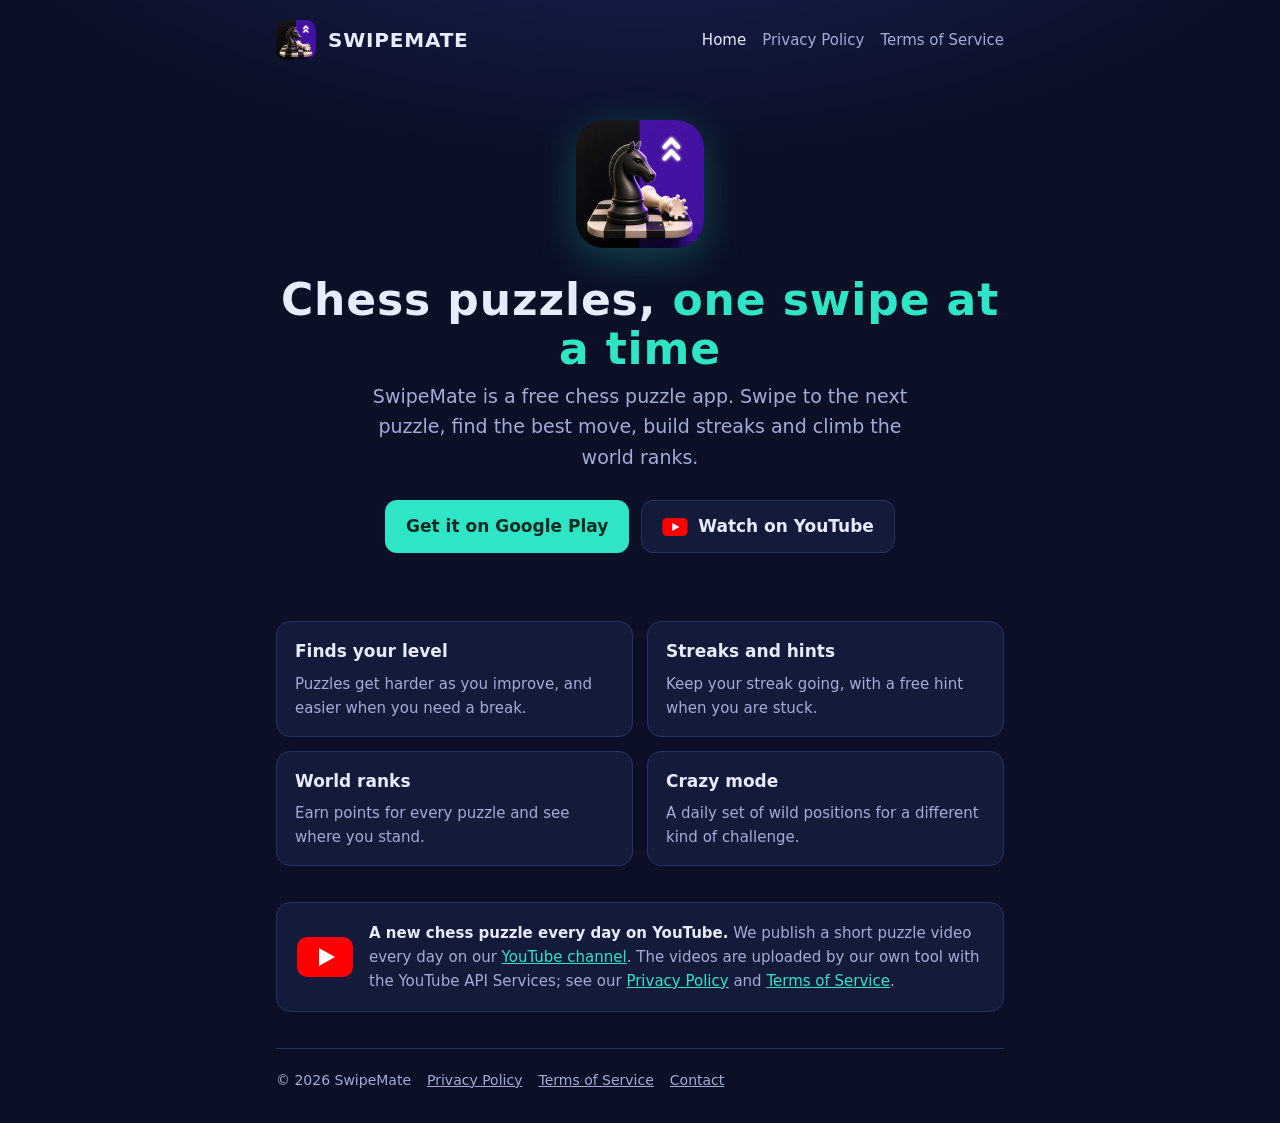
<file: index.html>
<!doctype html>
<html lang="en">
<head>
<meta charset="utf-8">
<meta name="viewport" content="width=device-width, initial-scale=1">
<title>SwipeMate Chess Puzzles</title>
<meta name="description" content="SwipeMate: free chess puzzles, one swipe at a time.">
<link rel="icon" href="favicon.png">
<link rel="stylesheet" href="style.css">
</head>
<body>
<div class="wrap">
  <header class="top">
    <img src="icon.png" alt="">
    <a class="brand" href="./">SWIPEMATE</a>
    <nav class="links">
      <a href="./" aria-current="page">Home</a>
      <a href="privacy.html">Privacy Policy</a>
      <a href="terms.html">Terms of Service</a>
    </nav>
  </header>

  <section class="hero">
    <img src="icon.png" alt="SwipeMate app icon">
    <h1>Chess puzzles, <span class="accent">one swipe at a time</span></h1>
    <p>SwipeMate is a free chess puzzle app. Swipe to the next puzzle, find the best move, build streaks and climb the world ranks.</p>
    <div class="buttons">
      <a class="btn primary" href="https://play.google.com/store/apps/details?id=com.swipemate.chess">Get it on Google Play</a>
      <a class="btn" href="https://www.youtube.com/@makmouk">
        <svg viewBox="0 0 28 20" aria-hidden="true"><rect width="28" height="20" rx="5" fill="#FF0000"/><path d="M11 5.5v9l8-4.5z" fill="#fff"/></svg>
        Watch on YouTube
      </a>
    </div>
  </section>

  <section class="cards">
    <div class="card"><h3>Finds your level</h3><p>Puzzles get harder as you improve, and easier when you need a break.</p></div>
    <div class="card"><h3>Streaks and hints</h3><p>Keep your streak going, with a free hint when you are stuck.</p></div>
    <div class="card"><h3>World ranks</h3><p>Earn points for every puzzle and see where you stand.</p></div>
    <div class="card"><h3>Crazy mode</h3><p>A daily set of wild positions for a different kind of challenge.</p></div>
  </section>

  <section class="youtube">
    <svg viewBox="0 0 28 20" aria-hidden="true"><rect width="28" height="20" rx="5" fill="#FF0000"/><path d="M11 5.5v9l8-4.5z" fill="#fff"/></svg>
    <p><strong>A new chess puzzle every day on YouTube.</strong> We publish a short puzzle video every day on our <a href="https://www.youtube.com/@makmouk">YouTube channel</a>. The videos are uploaded by our own tool with the YouTube API Services; see our <a href="privacy.html#youtube">Privacy Policy</a> and <a href="terms.html">Terms of Service</a>.</p>
  </section>

  <footer>
    <span>© 2026 SwipeMate</span>
    <a href="privacy.html">Privacy Policy</a>
    <a href="terms.html">Terms of Service</a>
    <a href="mailto:mahmoudmakmouk@gmail.com">Contact</a>
  </footer>
</div>
</body>
</html>
</file>
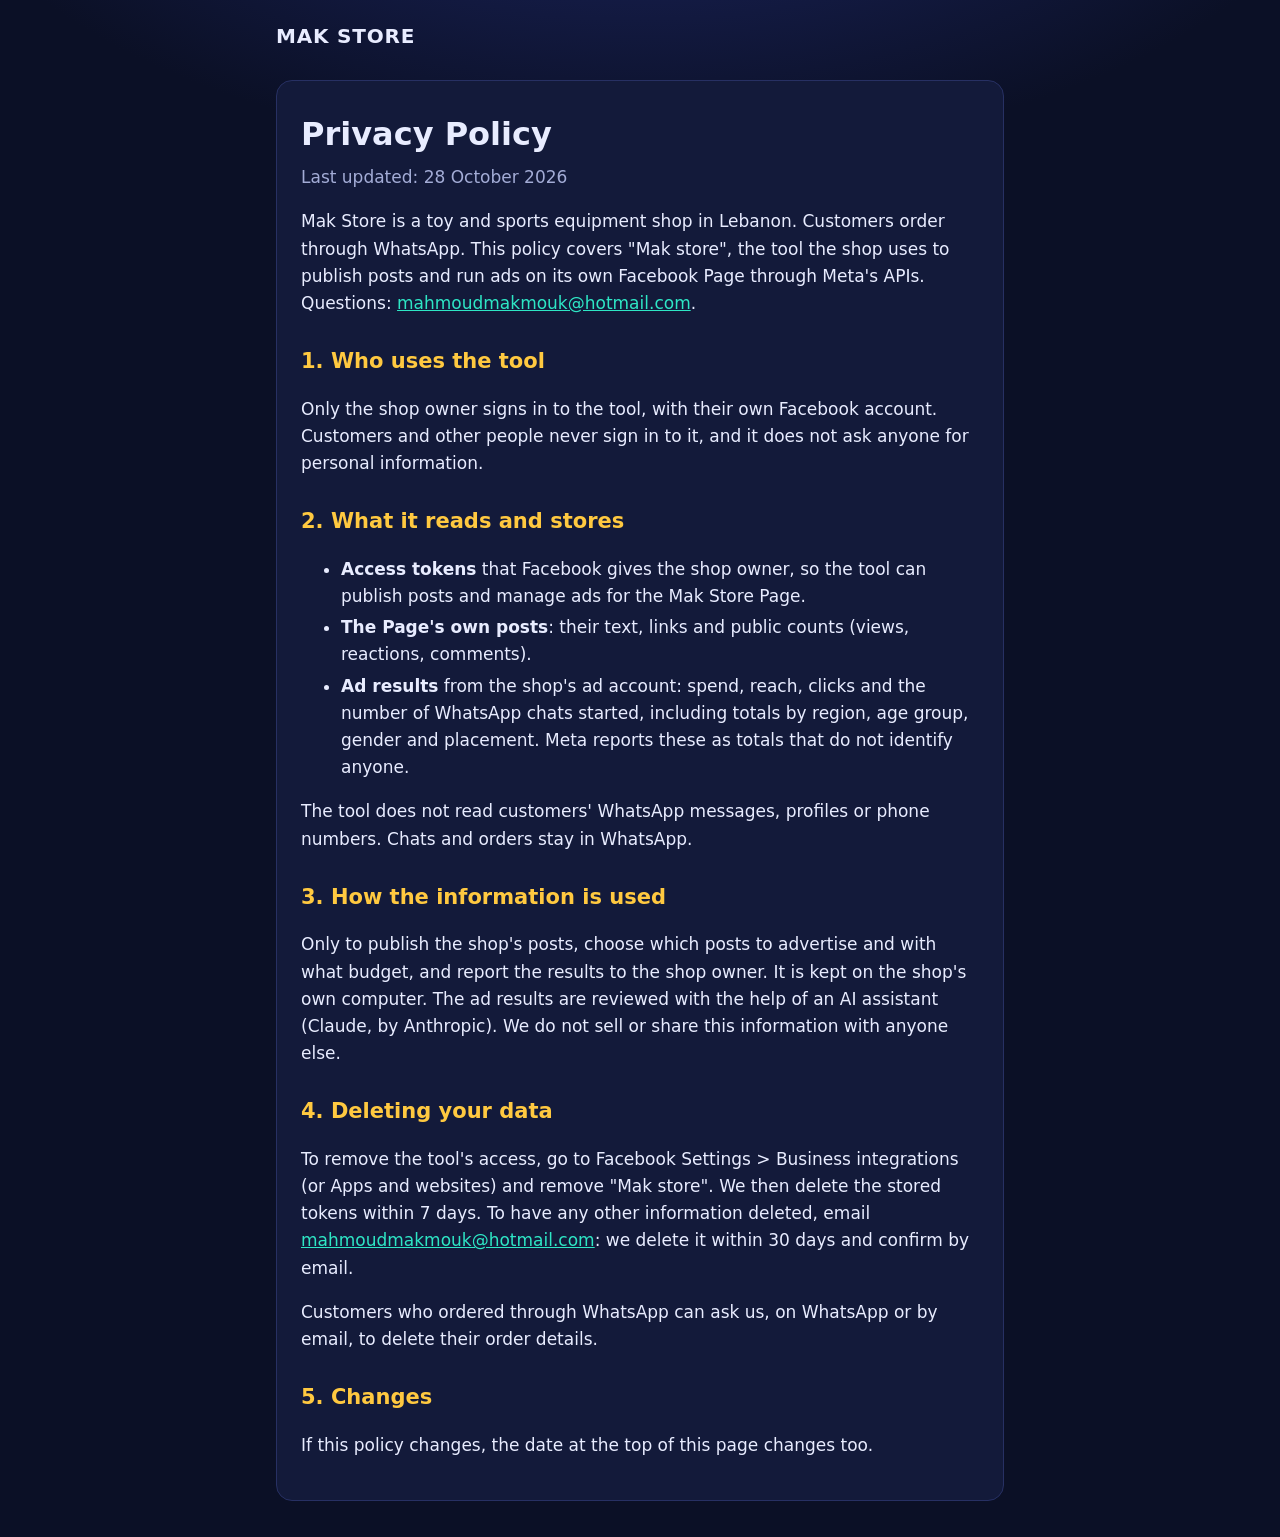
<file: makstore-privacy.html>
<!doctype html>
<html lang="en">
<head>
<meta charset="utf-8">
<meta name="viewport" content="width=device-width, initial-scale=1">
<title>Mak Store Privacy Policy</title>
<link rel="stylesheet" href="style.css">
</head>
<body>
<div class="wrap">
  <header class="top">
    <a class="brand" href="makstore-privacy.html">MAK STORE</a>
  </header>

  <article>
    <h1>Privacy Policy</h1>
    <p class="updated">Last updated: 28 October 2026</p>
    <p>Mak Store is a toy and sports equipment shop in Lebanon. Customers order through WhatsApp. This policy covers
    "Mak store", the tool the shop uses to publish posts and run ads on its own Facebook Page through Meta's APIs.
    Questions: <a href="mailto:mahmoudmakmouk@hotmail.com">mahmoudmakmouk@hotmail.com</a>.</p>

    <h2>1. Who uses the tool</h2>
    <p>Only the shop owner signs in to the tool, with their own Facebook account. Customers and other people never sign
    in to it, and it does not ask anyone for personal information.</p>

    <h2>2. What it reads and stores</h2>
    <ul>
      <li><strong>Access tokens</strong> that Facebook gives the shop owner, so the tool can publish posts and manage
      ads for the Mak Store Page.</li>
      <li><strong>The Page's own posts</strong>: their text, links and public counts (views, reactions, comments).</li>
      <li><strong>Ad results</strong> from the shop's ad account: spend, reach, clicks and the number of WhatsApp chats
      started, including totals by region, age group, gender and placement. Meta reports these as totals that do not
      identify anyone.</li>
    </ul>
    <p>The tool does not read customers' WhatsApp messages, profiles or phone numbers. Chats and orders stay in
    WhatsApp.</p>

    <h2>3. How the information is used</h2>
    <p>Only to publish the shop's posts, choose which posts to advertise and with what budget, and report the results
    to the shop owner. It is kept on the shop's own computer. The ad results are reviewed with the help of an AI
    assistant (Claude, by Anthropic). We do not sell or share this information with anyone else.</p>

    <h2 id="delete">4. Deleting your data</h2>
    <p>To remove the tool's access, go to Facebook Settings &gt; Business integrations (or Apps and websites) and
    remove "Mak store". We then delete the stored tokens within 7 days. To have any other information deleted, email
    <a href="mailto:mahmoudmakmouk@hotmail.com">mahmoudmakmouk@hotmail.com</a>: we delete it within 30 days and confirm
    by email.</p>
    <p>Customers who ordered through WhatsApp can ask us, on WhatsApp or by email, to delete their order details.</p>

    <h2>5. Changes</h2>
    <p>If this policy changes, the date at the top of this page changes too.</p>
  </article>
</div>
</body>
</html>
</file>
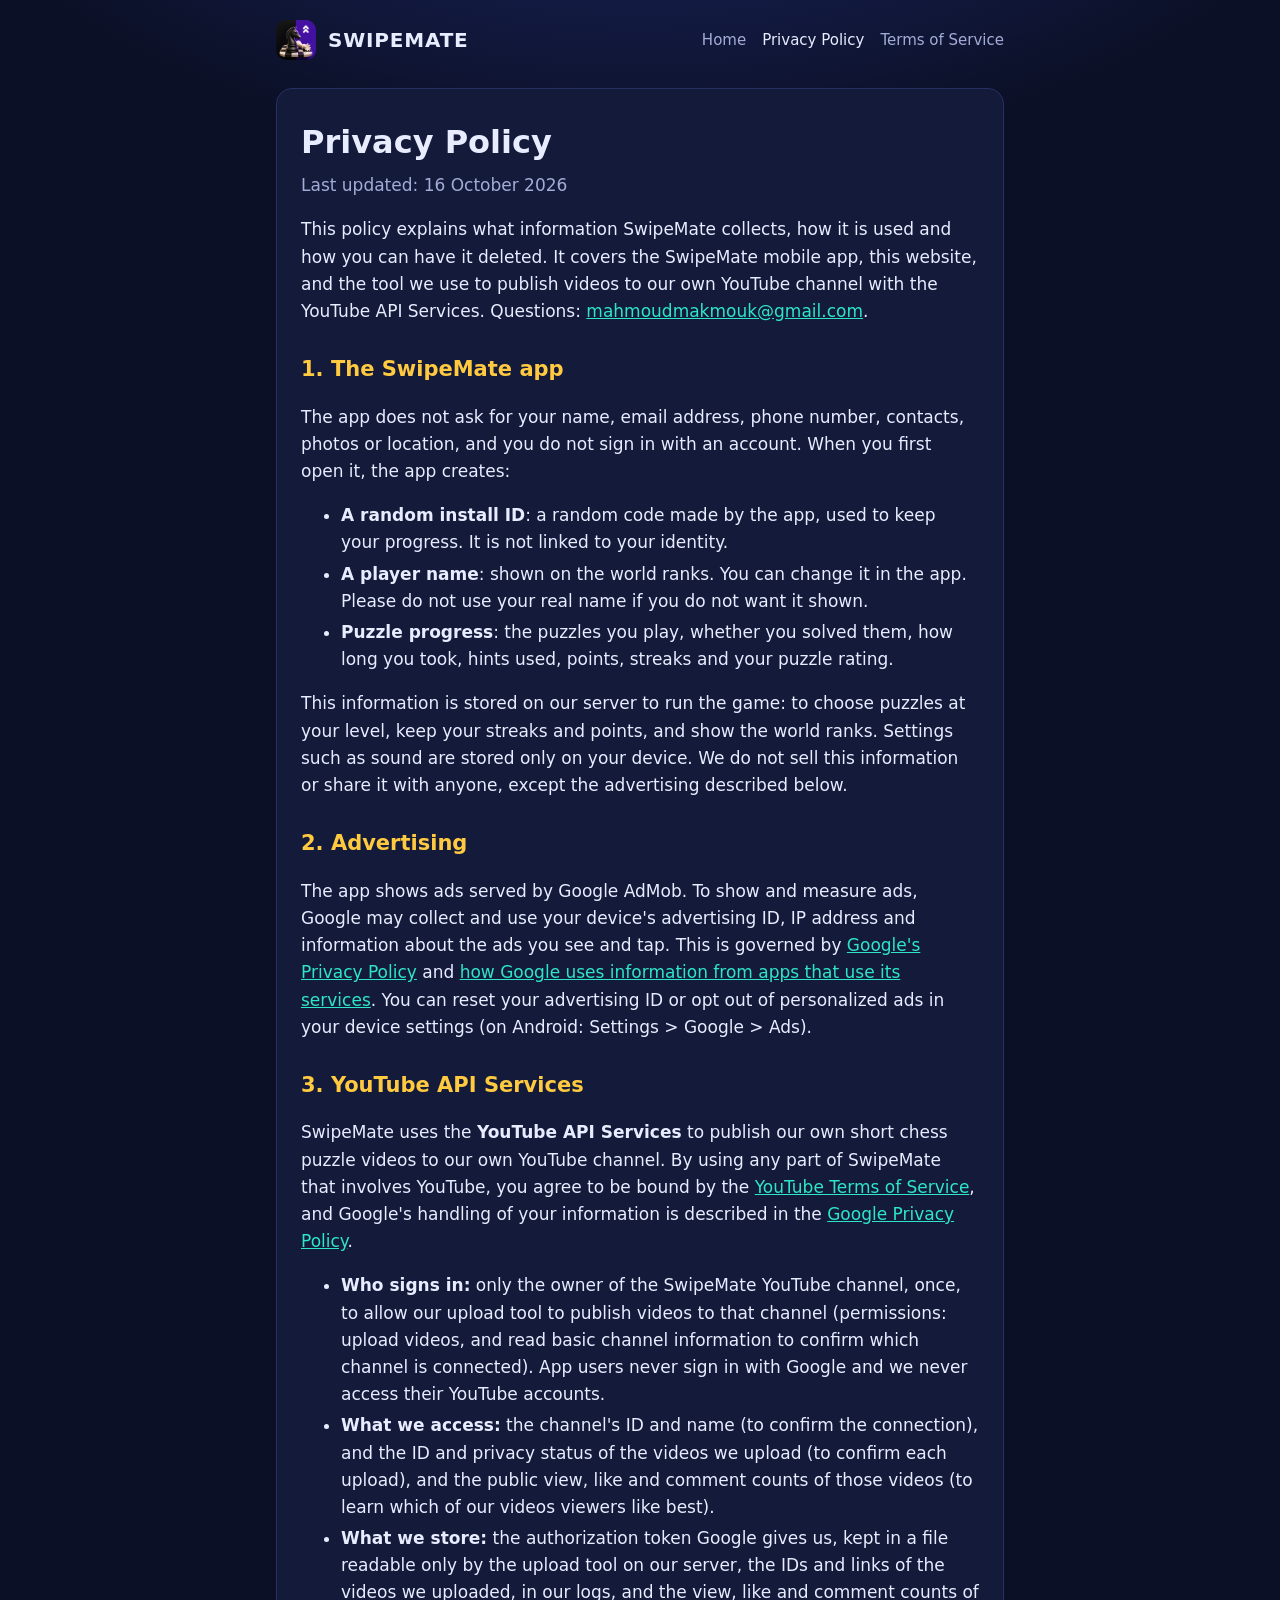
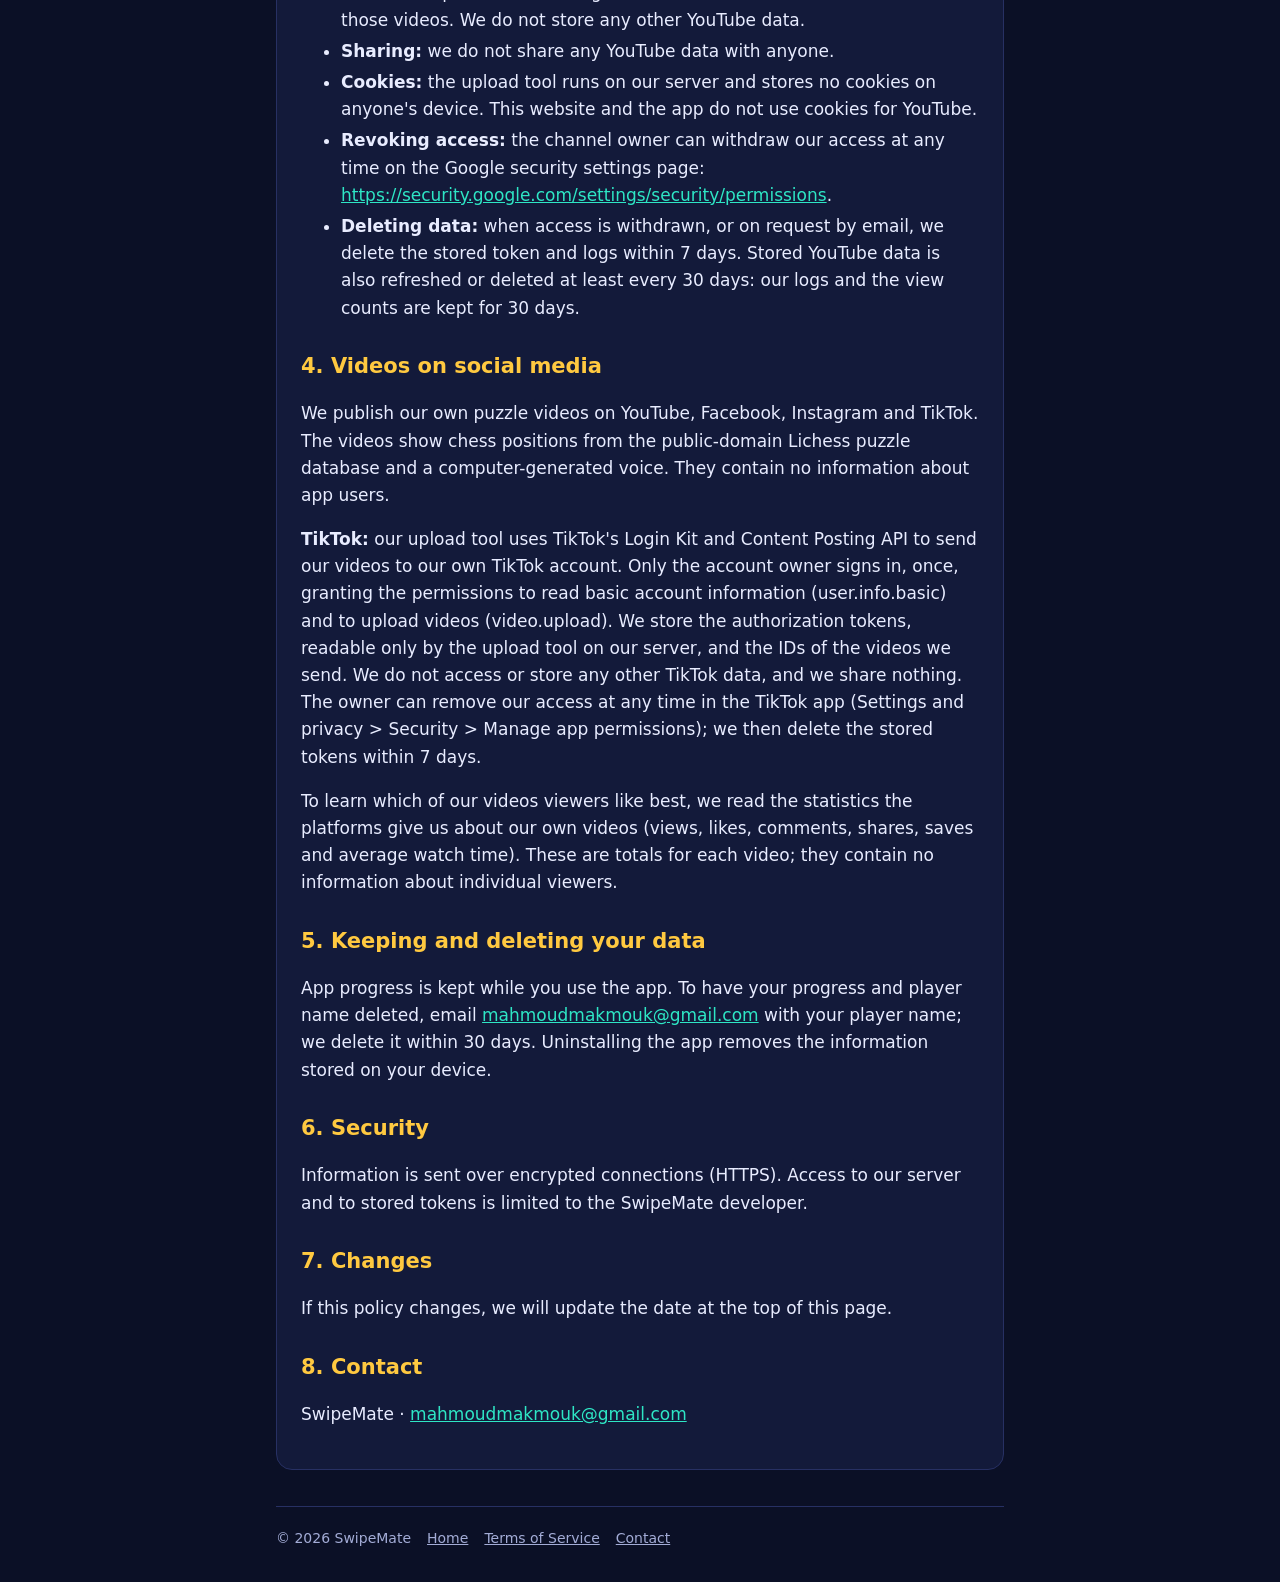
<file: privacy.html>
<!doctype html>
<html lang="en">
<head>
<meta charset="utf-8">
<meta name="viewport" content="width=device-width, initial-scale=1">
<title>SwipeMate Privacy Policy</title>
<link rel="icon" href="favicon.png">
<link rel="stylesheet" href="style.css">
</head>
<body>
<div class="wrap">
  <header class="top">
    <img src="icon.png" alt="">
    <a class="brand" href="./">SWIPEMATE</a>
    <nav class="links">
      <a href="./">Home</a>
      <a href="privacy.html" aria-current="page">Privacy Policy</a>
      <a href="terms.html">Terms of Service</a>
    </nav>
  </header>

  <article>
    <h1>Privacy Policy</h1>
    <p class="updated">Last updated: 16 October 2026</p>
    <p>This policy explains what information SwipeMate collects, how it is used and how you can have it deleted. It covers the SwipeMate mobile app, this website, and the tool we use to publish videos to our own YouTube channel with the YouTube API Services. Questions: <a href="mailto:mahmoudmakmouk@gmail.com">mahmoudmakmouk@gmail.com</a>.</p>

    <h2>1. The SwipeMate app</h2>
    <p>The app does not ask for your name, email address, phone number, contacts, photos or location, and you do not sign in with an account. When you first open it, the app creates:</p>
    <ul>
      <li><strong>A random install ID</strong>: a random code made by the app, used to keep your progress. It is not linked to your identity.</li>
      <li><strong>A player name</strong>: shown on the world ranks. You can change it in the app. Please do not use your real name if you do not want it shown.</li>
      <li><strong>Puzzle progress</strong>: the puzzles you play, whether you solved them, how long you took, hints used, points, streaks and your puzzle rating.</li>
    </ul>
    <p>This information is stored on our server to run the game: to choose puzzles at your level, keep your streaks and points, and show the world ranks. Settings such as sound are stored only on your device. We do not sell this information or share it with anyone, except the advertising described below.</p>

    <h2>2. Advertising</h2>
    <p>The app shows ads served by Google AdMob. To show and measure ads, Google may collect and use your device's advertising ID, IP address and information about the ads you see and tap. This is governed by <a href="https://policies.google.com/privacy">Google's Privacy Policy</a> and <a href="https://policies.google.com/technologies/partner-sites">how Google uses information from apps that use its services</a>. You can reset your advertising ID or opt out of personalized ads in your device settings (on Android: Settings &gt; Google &gt; Ads).</p>

    <h2 id="youtube">3. YouTube API Services</h2>
    <p>SwipeMate uses the <strong>YouTube API Services</strong> to publish our own short chess puzzle videos to our own YouTube channel. By using any part of SwipeMate that involves YouTube, you agree to be bound by the <a href="https://www.youtube.com/t/terms">YouTube Terms of Service</a>, and Google's handling of your information is described in the <a href="http://www.google.com/policies/privacy">Google Privacy Policy</a>.</p>
    <ul>
      <li><strong>Who signs in:</strong> only the owner of the SwipeMate YouTube channel, once, to allow our upload tool to publish videos to that channel (permissions: upload videos, and read basic channel information to confirm which channel is connected). App users never sign in with Google and we never access their YouTube accounts.</li>
      <li><strong>What we access:</strong> the channel's ID and name (to confirm the connection), and the ID and privacy status of the videos we upload (to confirm each upload), and the public view, like and comment counts of those videos (to learn which of our videos viewers like best).</li>
      <li><strong>What we store:</strong> the authorization token Google gives us, kept in a file readable only by the upload tool on our server, the IDs and links of the videos we uploaded, in our logs, and the view, like and comment counts of those videos. We do not store any other YouTube data.</li>
      <li><strong>Sharing:</strong> we do not share any YouTube data with anyone.</li>
      <li><strong>Cookies:</strong> the upload tool runs on our server and stores no cookies on anyone's device. This website and the app do not use cookies for YouTube.</li>
      <li><strong>Revoking access:</strong> the channel owner can withdraw our access at any time on the Google security settings page: <a href="https://security.google.com/settings/security/permissions">https://security.google.com/settings/security/permissions</a>.</li>
      <li><strong>Deleting data:</strong> when access is withdrawn, or on request by email, we delete the stored token and logs within 7 days. Stored YouTube data is also refreshed or deleted at least every 30 days: our logs and the view counts are kept for 30 days.</li>
    </ul>

    <h2>4. Videos on social media</h2>
    <p>We publish our own puzzle videos on YouTube, Facebook, Instagram and TikTok. The videos show chess positions from the public-domain Lichess puzzle database and a computer-generated voice. They contain no information about app users.</p>
    <p id="tiktok"><strong>TikTok:</strong> our upload tool uses TikTok's Login Kit and Content Posting API to send our videos to our own TikTok account. Only the account owner signs in, once, granting the permissions to read basic account information (user.info.basic) and to upload videos (video.upload). We store the authorization tokens, readable only by the upload tool on our server, and the IDs of the videos we send. We do not access or store any other TikTok data, and we share nothing. The owner can remove our access at any time in the TikTok app (Settings and privacy &gt; Security &gt; Manage app permissions); we then delete the stored tokens within 7 days.</p>
    <p>To learn which of our videos viewers like best, we read the statistics the platforms give us about our own videos (views, likes, comments, shares, saves and average watch time). These are totals for each video; they contain no information about individual viewers.</p>

    <h2>5. Keeping and deleting your data</h2>
    <p>App progress is kept while you use the app. To have your progress and player name deleted, email <a href="mailto:mahmoudmakmouk@gmail.com">mahmoudmakmouk@gmail.com</a> with your player name; we delete it within 30 days. Uninstalling the app removes the information stored on your device.</p>

    <h2>6. Security</h2>
    <p>Information is sent over encrypted connections (HTTPS). Access to our server and to stored tokens is limited to the SwipeMate developer.</p>

    <h2>7. Changes</h2>
    <p>If this policy changes, we will update the date at the top of this page.</p>

    <h2>8. Contact</h2>
    <p>SwipeMate · <a href="mailto:mahmoudmakmouk@gmail.com">mahmoudmakmouk@gmail.com</a></p>
  </article>

  <footer>
    <span>© 2026 SwipeMate</span>
    <a href="./">Home</a>
    <a href="terms.html">Terms of Service</a>
    <a href="mailto:mahmoudmakmouk@gmail.com">Contact</a>
  </footer>
</div>
</body>
</html>
</file>
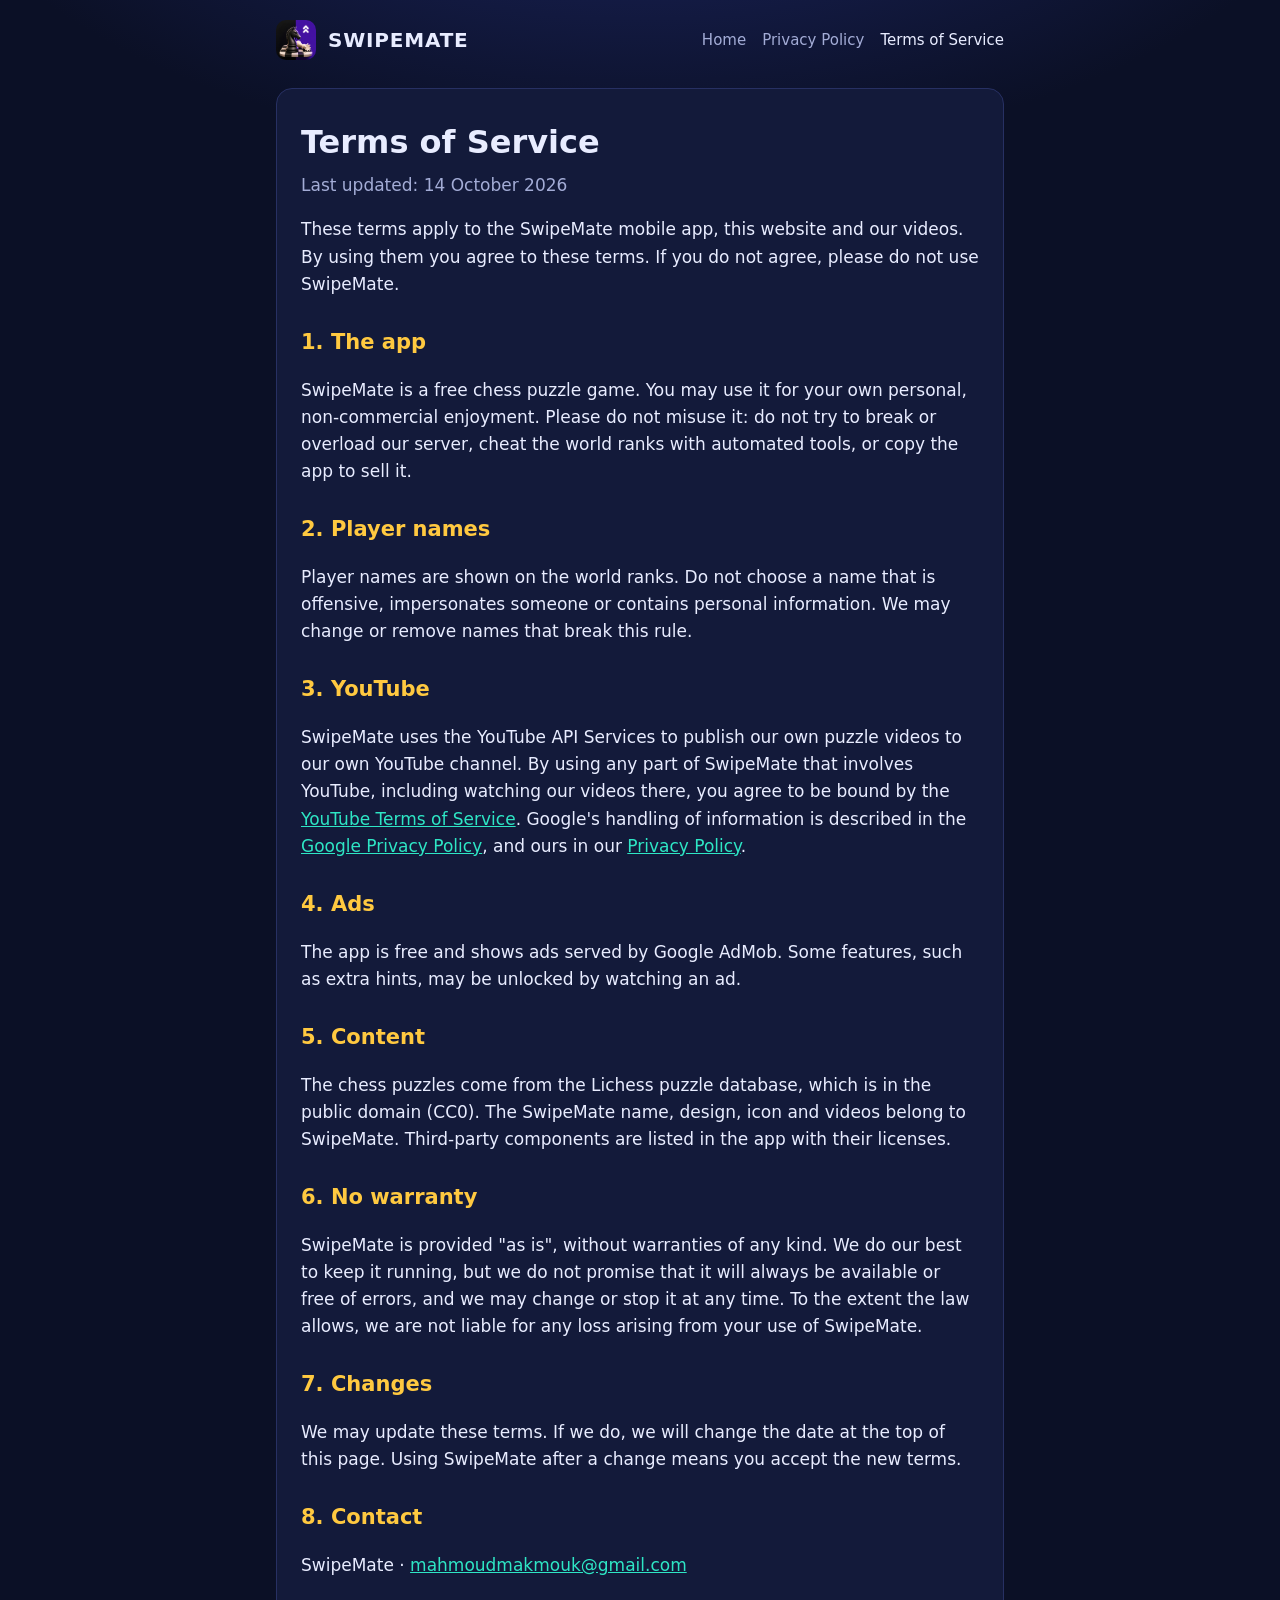
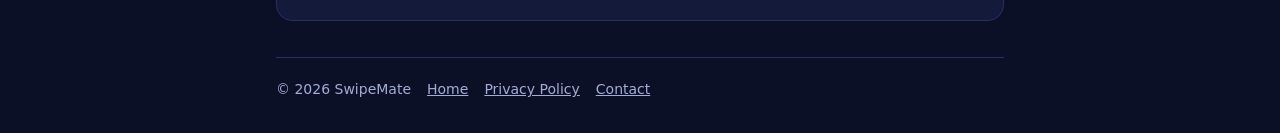
<file: terms.html>
<!doctype html>
<html lang="en">
<head>
<meta charset="utf-8">
<meta name="viewport" content="width=device-width, initial-scale=1">
<title>SwipeMate Terms of Service</title>
<link rel="icon" href="favicon.png">
<link rel="stylesheet" href="style.css">
</head>
<body>
<div class="wrap">
  <header class="top">
    <img src="icon.png" alt="">
    <a class="brand" href="./">SWIPEMATE</a>
    <nav class="links">
      <a href="./">Home</a>
      <a href="privacy.html">Privacy Policy</a>
      <a href="terms.html" aria-current="page">Terms of Service</a>
    </nav>
  </header>

  <article>
    <h1>Terms of Service</h1>
    <p class="updated">Last updated: 14 October 2026</p>
    <p>These terms apply to the SwipeMate mobile app, this website and our videos. By using them you agree to these terms. If you do not agree, please do not use SwipeMate.</p>

    <h2>1. The app</h2>
    <p>SwipeMate is a free chess puzzle game. You may use it for your own personal, non-commercial enjoyment. Please do not misuse it: do not try to break or overload our server, cheat the world ranks with automated tools, or copy the app to sell it.</p>

    <h2>2. Player names</h2>
    <p>Player names are shown on the world ranks. Do not choose a name that is offensive, impersonates someone or contains personal information. We may change or remove names that break this rule.</p>

    <h2>3. YouTube</h2>
    <p>SwipeMate uses the YouTube API Services to publish our own puzzle videos to our own YouTube channel. By using any part of SwipeMate that involves YouTube, including watching our videos there, you agree to be bound by the <a href="https://www.youtube.com/t/terms">YouTube Terms of Service</a>. Google's handling of information is described in the <a href="http://www.google.com/policies/privacy">Google Privacy Policy</a>, and ours in our <a href="privacy.html">Privacy Policy</a>.</p>

    <h2>4. Ads</h2>
    <p>The app is free and shows ads served by Google AdMob. Some features, such as extra hints, may be unlocked by watching an ad.</p>

    <h2>5. Content</h2>
    <p>The chess puzzles come from the Lichess puzzle database, which is in the public domain (CC0). The SwipeMate name, design, icon and videos belong to SwipeMate. Third-party components are listed in the app with their licenses.</p>

    <h2>6. No warranty</h2>
    <p>SwipeMate is provided "as is", without warranties of any kind. We do our best to keep it running, but we do not promise that it will always be available or free of errors, and we may change or stop it at any time. To the extent the law allows, we are not liable for any loss arising from your use of SwipeMate.</p>

    <h2>7. Changes</h2>
    <p>We may update these terms. If we do, we will change the date at the top of this page. Using SwipeMate after a change means you accept the new terms.</p>

    <h2>8. Contact</h2>
    <p>SwipeMate · <a href="mailto:mahmoudmakmouk@gmail.com">mahmoudmakmouk@gmail.com</a></p>
  </article>

  <footer>
    <span>© 2026 SwipeMate</span>
    <a href="./">Home</a>
    <a href="privacy.html">Privacy Policy</a>
    <a href="mailto:mahmoudmakmouk@gmail.com">Contact</a>
  </footer>
</div>
</body>
</html>
</file>
<file: style.css>
:root {
  --bg: #0b1026;
  --panel: #131a3a;
  --text: #e8ecff;
  --muted: #a3acd6;
  --accent: #2ee6c5;
  --gold: #ffc940;
  --line: #273063;
}
* { box-sizing: border-box; }
html { -webkit-text-size-adjust: 100%; }
body {
  margin: 0;
  background: radial-gradient(1200px 600px at 50% -200px, #1d2766 0%, var(--bg) 60%) no-repeat, var(--bg);
  color: var(--text);
  font: 17px/1.6 system-ui, -apple-system, "Segoe UI", Roboto, Arial, sans-serif;
}
a { color: var(--accent); }
.wrap { max-width: 760px; margin: 0 auto; padding: 0 16px; }
header.top { display: flex; align-items: center; gap: 12px; padding: 20px 0; }
header.top img { width: 40px; height: 40px; border-radius: 10px; }
header.top a.brand { color: var(--text); text-decoration: none; font-weight: 800; letter-spacing: 0.04em; font-size: 20px; }
nav.links { margin-left: auto; display: flex; gap: 16px; flex-wrap: wrap; font-size: 15px; }
nav.links a { color: var(--muted); text-decoration: none; }
nav.links a:hover, nav.links a[aria-current] { color: var(--text); }
.hero { text-align: center; padding: 40px 0 24px; }
.hero img { width: 128px; height: 128px; border-radius: 28px; box-shadow: 0 10px 40px rgba(46, 230, 197, 0.25); }
.hero h1 { font-size: 44px; line-height: 1.1; margin: 20px 0 8px; letter-spacing: 0.02em; }
.hero p { color: var(--muted); font-size: 19px; margin: 0 auto; max-width: 560px; }
.hero .accent { color: var(--accent); }
.buttons { display: flex; gap: 12px; justify-content: center; flex-wrap: wrap; margin: 28px 0 8px; }
.btn { display: inline-flex; align-items: center; gap: 10px; padding: 12px 20px; border-radius: 12px; font-weight: 700; text-decoration: none; border: 1px solid var(--line); background: var(--panel); color: var(--text); }
.btn.primary { background: var(--accent); color: #062a24; border-color: transparent; }
.btn svg { width: 26px; height: 18px; flex: none; }
.cards { display: grid; grid-template-columns: repeat(2, 1fr); gap: 14px; margin: 36px 0; }
.card { background: var(--panel); border: 1px solid var(--line); border-radius: 14px; padding: 16px 18px; }
.card h3 { margin: 0 0 6px; font-size: 17px; }
.card p { margin: 0; color: var(--muted); font-size: 15px; }
.youtube { background: var(--panel); border: 1px solid var(--line); border-radius: 14px; padding: 18px 20px; margin: 8px 0 36px; display: flex; gap: 16px; align-items: center; }
.youtube svg { width: 56px; height: 40px; flex: none; }
.youtube p { margin: 0; color: var(--muted); font-size: 15px; }
.youtube strong { color: var(--text); }
article { background: var(--panel); border: 1px solid var(--line); border-radius: 16px; padding: 8px 24px 24px; margin: 8px 0 36px; }
article h1 { font-size: 32px; margin: 20px 0 4px; }
article h2 { font-size: 21px; margin: 28px 0 8px; color: var(--gold); }
article .updated { color: var(--muted); margin: 0 0 12px; }
article li { margin: 4px 0; }
.note { border-left: 3px solid var(--accent); padding: 4px 0 4px 14px; color: var(--muted); }
footer { border-top: 1px solid var(--line); padding: 20px 0 32px; color: var(--muted); font-size: 14px; display: flex; gap: 16px; flex-wrap: wrap; }
footer a { color: var(--muted); }
@media (max-width: 520px) {
  .cards { grid-template-columns: 1fr; }
  .hero h1 { font-size: 34px; }
  nav.links { gap: 12px; font-size: 14px; }
  article { padding: 4px 16px 16px; }
}
@media print {
  body { background: #fff; color: #111; font-size: 12pt; }
  article, .card, .youtube { background: #fff; border-color: #ccc; }
  article h2 { color: #6b4e00; }
  a, .hero .accent { color: #0a6b5c; }
  nav.links a, footer, footer a, .card p, .youtube p, .hero p, article .updated, .note { color: #444; }
  header.top a.brand, nav.links a[aria-current], .youtube strong { color: #111; }
  .btn { color: #111; background: #fff; border-color: #ccc; }
  .btn.primary { background: #2ee6c5; color: #062a24; }
}
</file>
